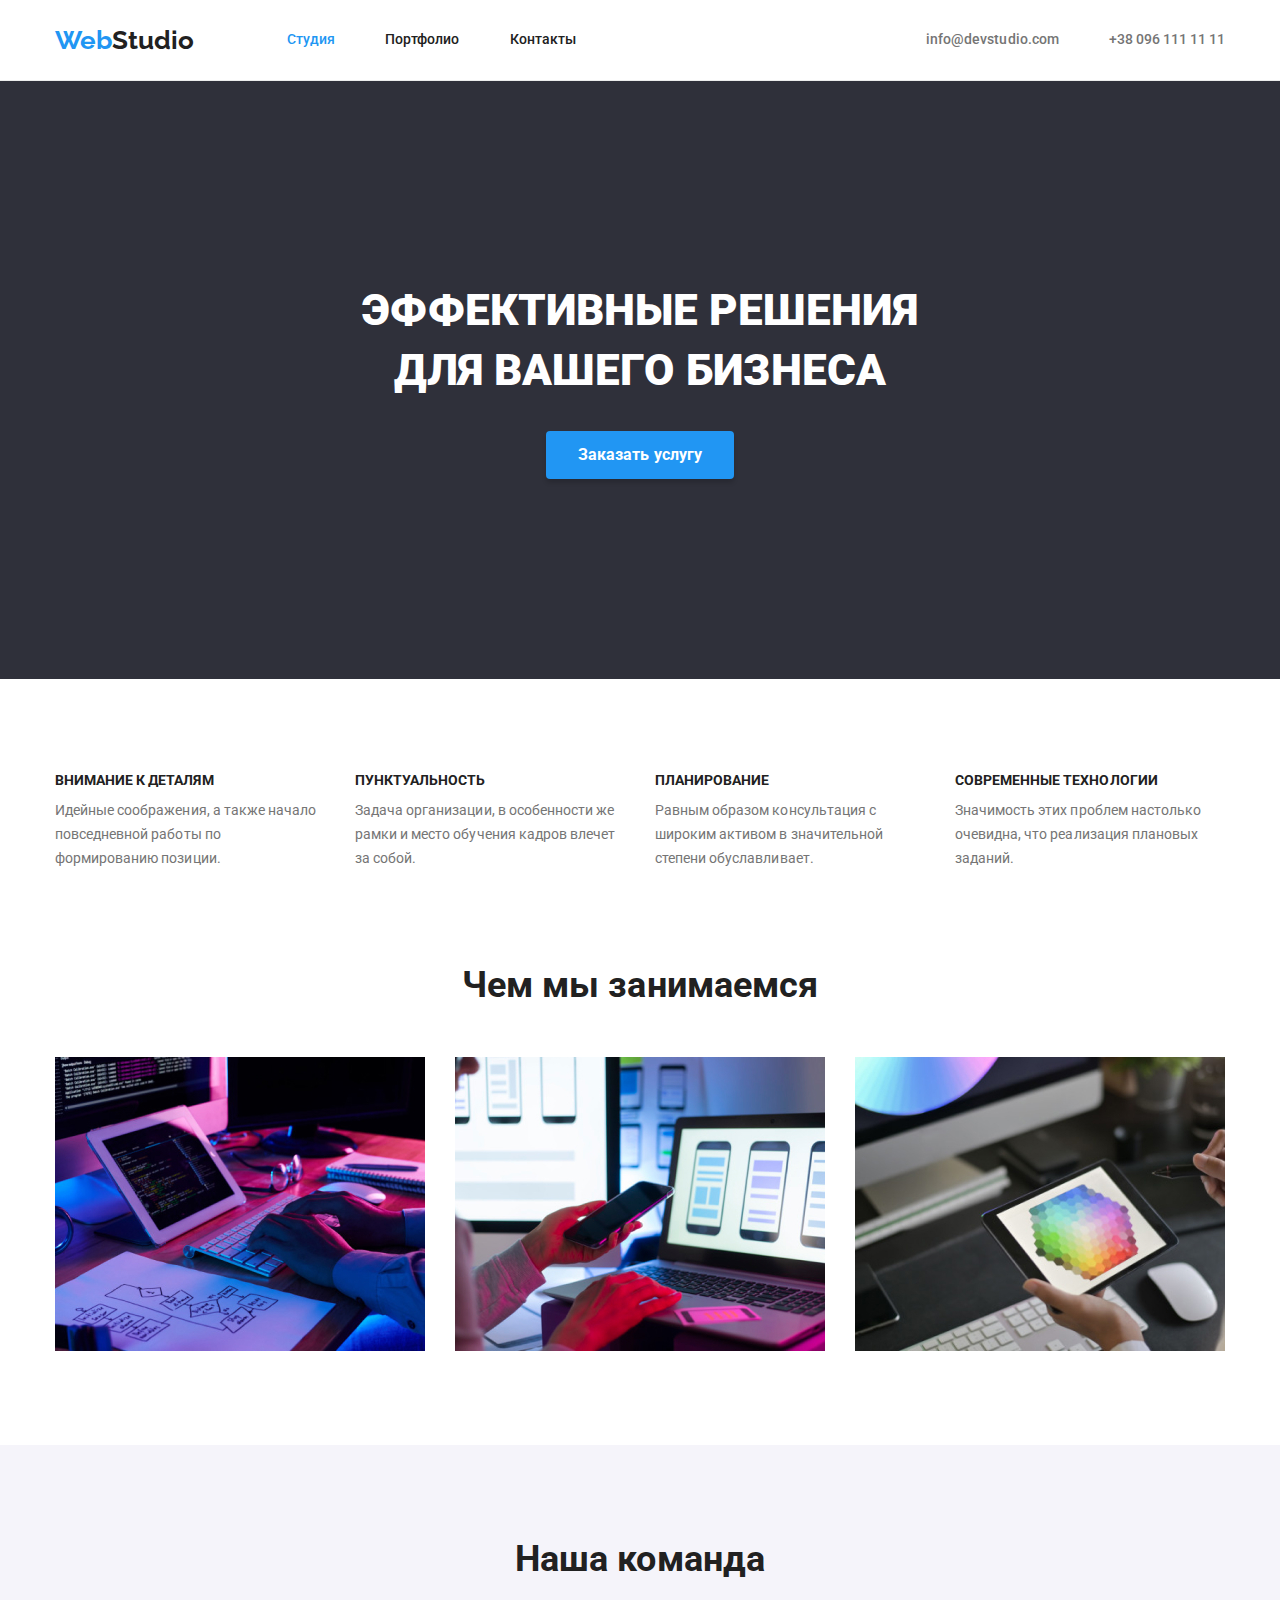
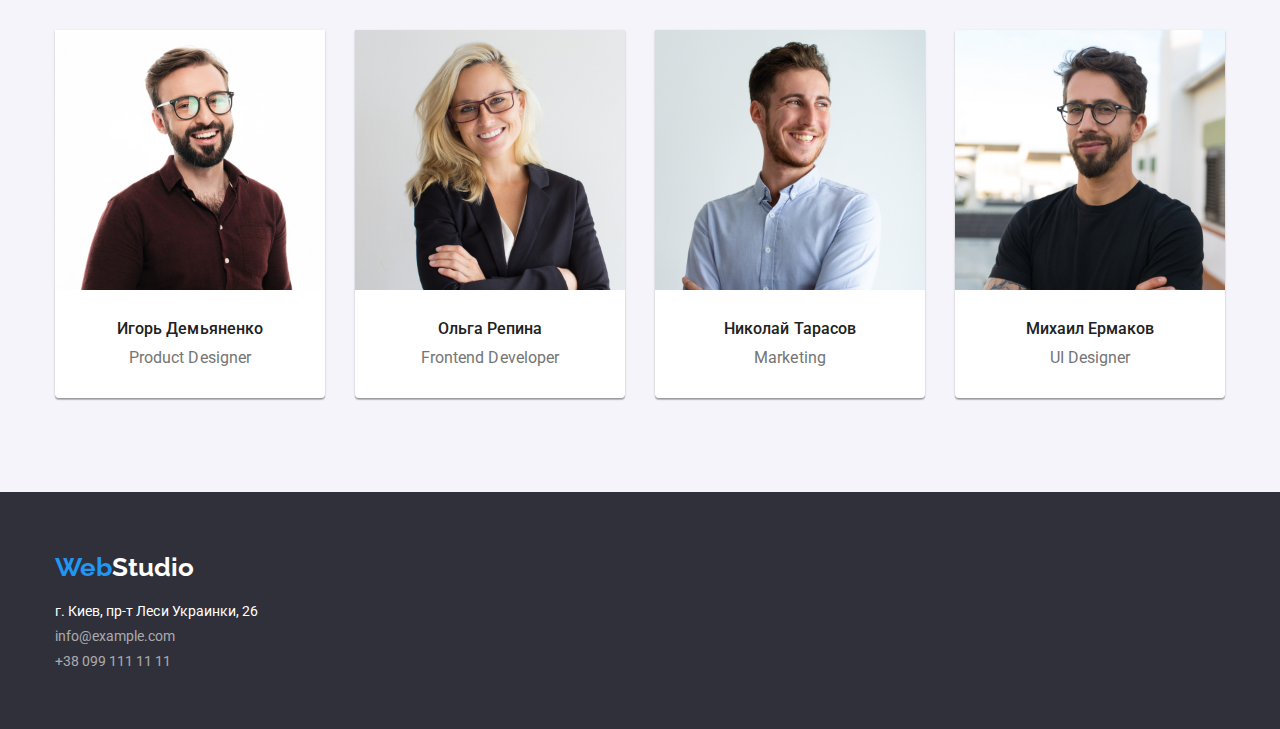
<file: index.html>
<!DOCTYPE html>
<html lang="ru">

<head>
	<meta charset="UTF-8" />
	<meta http-equiv="X-UA-Compatible" content="IE=edge" />
	<meta name="viewport" content="width=device-width, initial-scale=1.0" />
	<title>Студия</title>
	<link rel="preconnect" href="https://fonts.googleapis.com">
	<link rel="preconnect" href="https://fonts.gstatic.com" crossorigin>
	<link href="https://fonts.googleapis.com/css2?family=Raleway:wght@700&family=Roboto:wght@400;500;700;900&display=swap" rel="stylesheet">
	<link rel="stylesheet" href="https://cdnjs.cloudflare.com/ajax/libs/modern-normalize/1.1.0/modern-normalize.min.css">
	<link rel="stylesheet" href="./styles/styles.css" />
</head>

<body>
	<header class="header">
		<div class="conteiner section">
			<nav class="header-nav">
				<a href="./index.html" class="logo link"><span class="logo-web">Web</span>Studio</a>
				<ul class="site-nav list">
					<li class="item"><a href="./index.html" class="link current">Студия</a></li>
					<li class="item"><a href="./portfolio.html" class="link">Портфолио</a></li>
					<li class="item"><a href="#" class="link">Контакты</a></li>
				</ul>
			</nav>

			<ul class="cont-nav list">
				<li class="item"><a href="mailto:info@devstudio.com" class="link">info@devstudio.com</a></li>
				<li class="item"><a href="tel:+380961111111" class="link">+38 096 111 11 11</a></li>
			</ul>
		</div>
	</header>
	<main>
		<!--Hero block-->
		<section class="hero section">
			<div class="conteiner">
				<h1 class="title">Эффективные решения для вашего бизнеса</h1>
				<button type="button" class="button primary">Заказать услугу</button>
			</div>
		</section>

		<!--benefits-->
		<section class="benefits section">
			<div class="conteiner">
				<h2 class="font-zero">Преимущества</h2>
				<ul class="benefits-list list">
					<li class="item">
						<h3 class="title">Внимание к деталям</h3>
						<p class="text">Идейные соображения, а также начало повседневной работы по формированию позиции.</p>
					</li>
					<li class="item">
						<h3 class="title">Пунктуальность</h3>
						<p class="text">Задача организации, в особенности же рамки и место обучения кадров влечет за собой.</p>
					</li>
					<li class="item">
						<h3 class="title">Планирование</h3>
						<p class="text">Равным образом консультация с широким активом в значительной степени обуславливает.</p>
					</li>
					<li class="item">
						<h3 class="title">Современные технологии</h3>
						<p class="text">Значимость этих проблем настолько очевидна, что реализация плановых заданий.</p>
					</li>
				</ul>
			</div>
		</section>

		<!--our work-->
		<section class="work section">
			<div class="conteiner">
				<h2 class="title">Чем мы занимаемся</h2>
				<ul class="work-list list">
					<li class="item">
						<img src="./images/box1.jpg" alt="разработчик печатает на клавиатуре код" width="370" height="300" />
					</li>
					<li class="item"><img src="./images/box2.jpg" alt="адоптация для мобильных устройств" width="370" height="300" /></li>
					<li class="item">
						<img src="./images/box3.jpg" alt="дизайнер рассматривает палитру цветов на планшете" width="370" height="300" />
					</li>
				</ul>
			</div>
		</section>

		<!--Team section-->
		<section class="team section">
			<div class="conteiner">
				<h2 class="title">Наша команда</h2>
				<ul class="team-list list">
					<li class="item">
						<img class="team-photo" src="./images/ihor-photo.jpg" alt="фото игоря демьяненко" width="270" height="260" />
						<h3 class="team-title title">Игорь Демьяненко</h3>
						<p class="text">Product Designer</p>
					</li>
					<li class="item">
						<img class="team-photo" src="./images/olga-photo.jpg" alt="фото иольги репиной" width="270" height="260" />
						<h3 class="team-title title">Ольга Репина</h3>
						<p class="text">Frontend Developer</p>
					</li>
					<li class="item">
						<img class="team-photo" src="./images/nikolay-photo.jpg" alt="фото николая тарасова" width="270" height="260" />
						<h3 class="team-title title">Николай Тарасов</h3>
						<p class="text">Marketing</p>
					</li>
					<li class="item">
						<img class="team-photo" src="./images/mikhail-photo.jpg" alt="фото михаила ермакова" width="270" height="260" />
						<h3 class="team-title title">Михаил Ермаков</h3>
						<p class="text">UI Designer</p>
					</li>
				</ul>
			</div>
		</section>
	</main>
	<footer class="footer section">
		<div class="conteiner">
			<a href="./index.html" class="logo link"><span class="logo-web">Web</span><span class="logo-studio">Studio</span></a>
			<address class="address">
				<ul class="list">
					<li class="address-item"><a href="#" class="address-link">г. Киев, пр-т Леси Украинки, 26</a></li>
					<li class="address-mail"><a href="mailto:info@example.com" class="link">info@example.com</a></li>
					<li><a href="tel:+380991111111" class="link">+38 099 111 11 11</a></li>
				</ul>
			</address>
		</div>
	</footer>
</body>

</html>
</file>
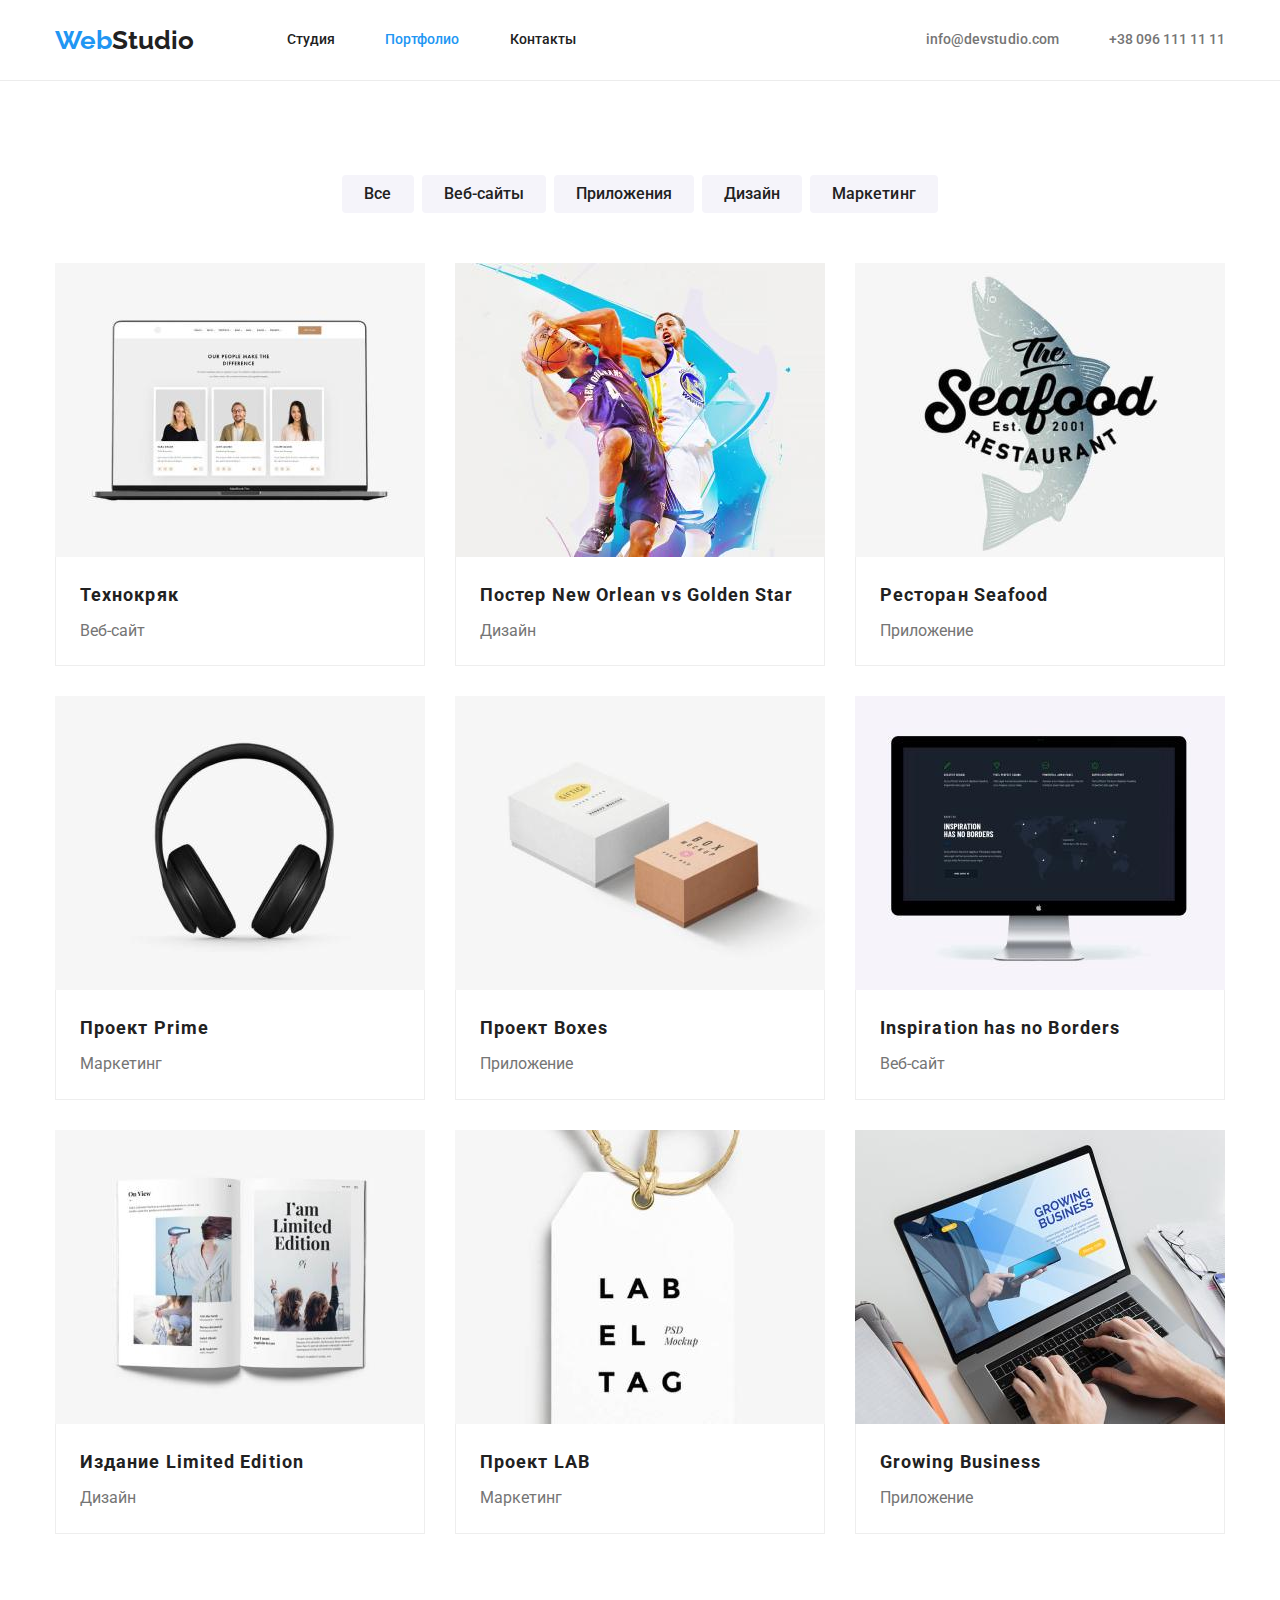
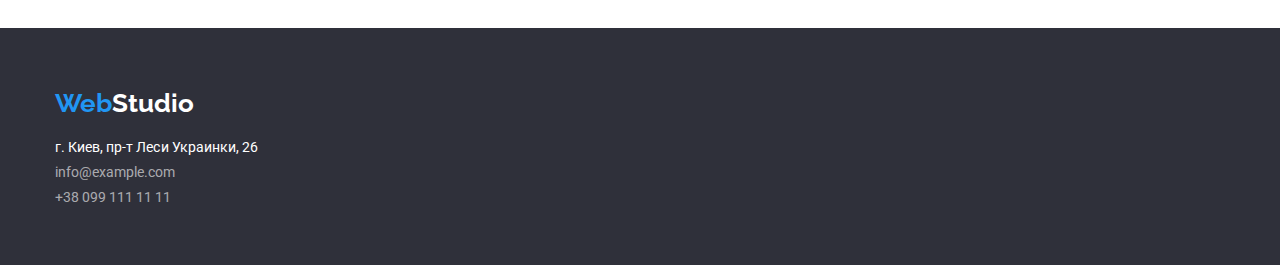
<file: portfolio.html>
<!DOCTYPE html>
<html lang="ru">

<head>
	<meta charset="UTF-8" />
	<meta http-equiv="X-UA-Compatible" content="IE=edge" />
	<meta name="viewport" content="width=device-width, initial-scale=1.0" />
	<title>Портфолио</title>
	<link rel="preconnect" href="https://fonts.googleapis.com">
	<link rel="preconnect" href="https://fonts.gstatic.com" crossorigin>
	<link href="https://fonts.googleapis.com/css2?family=Raleway:wght@700&family=Roboto:wght@400;500;700;900&display=swap" rel="stylesheet">
	<link rel="stylesheet" href="https://cdnjs.cloudflare.com/ajax/libs/modern-normalize/1.1.0/modern-normalize.min.css">
	<link rel="stylesheet" href="./styles/styles.css" />
</head>

<body>
	<header class="header">
		<div class="conteiner section">
			<nav class="header-nav">
				<a href="./index.html" class="logo link"><span class="logo-web">Web</span>Studio</a>
				<ul class="site-nav list">
					<li class="item"><a href="./index.html" class="link">Студия</a></li>
					<li class="item"><a href="./portfolio.html" class="link current">Портфолио</a></li>
					<li class="item"><a href="#" class="link">Контакты</a></li>
				</ul>
			</nav>

			<ul class="cont-nav list">
				<li class="item"><a href="mailto:info@devstudio.com" class="link">info@devstudio.com</a></li>
				<li class="item"><a href="tel:+380961111111" class="link">+38 096 111 11 11</a></li>
			</ul>
		</div>
	</header>
	<main>
		<section class="exempl section">
			<div class="conteiner">
				<h1 class="font-zero">Примеры работ</h1>
				<ul class="filtr-list list">
					<li class="item"><button type="button" class="button">Все</button></li>
					<li class="item"><button type="button" class="button">Веб-сайты</button></li>
					<li class="item"><button type="button" class="button">Приложения</button></li>
					<li class="item"><button type="button" class="button">Дизайн</button></li>
					<li class="item"><button type="button" class="button">Маркетинг</button></li>
				</ul>

				<ul class="project-list list">
					<li class="item">
						<img src="./images/technocryak.jpg" alt="пример проекта технокряк" width="370" />
						<div class="card-info">
							<h2 class="title">Технокряк</h2>
							<p class="text">Веб-сайт</p>
						</div>
					</li>
					<li class="item">
						<img src="./images/new-orlean.jpg" alt="дизайн постера нью орлеан против голден стар" width="370" />
						<div class="card-info">
							<h2 class="title">Постер New Orlean vs Golden Star</h2>
							<p class="text">Дизайн</p>
						</div>
					</li>
					<li class="item">
						<img src="./images/seafood.jpg" alt="пример дизайна приложения для ресторана си фуд" width="370" />
						<div class="card-info">
							<h2 class="title">Ресторан Seafood</h2>
							<p class="text">Приложение</p>
						</div>
					</li>
					<li class="item">
						<img src="./images/prime.jpg" alt="пример проекта по маркетингу прайм" width="370" />
						<div class="card-info">
							<h2 class="title">Проект Prime</h2>
							<p class="text">Маркетинг</p>
						</div>
					</li>
					<li class="item">
						<img src="./images/boxes.jpg" alt="пример дизайна приложения боксэс" width="370" />
						<div class="card-info">
							<h2 class="title">Проект Boxes</h2>
							<p class="text">Приложение</p>
						</div>
					</li>
					<li class="item">
						<img src="./images/borders.jpg" alt="пример дизайна веб сайта инспарейшен но хэс бордер" width="370" />
						<div class="card-info">
							<h2 class="title">Inspiration has no Borders</h2>
							<p class="text">Веб-сайт</p>
						</div>
					</li>
					<li class="item">
						<img src="./images/limited-edition.jpg" alt="пример дизайна издания лимитед эдишн" width="370" />
						<div class="card-info">
							<h2 class="title">Издание Limited Edition</h2>
							<p class="text">Дизайн</p>
						</div>
					</li>
					<li class="item">
						<img src="./images/lab.jpg" alt="пример проекта по маркетингу лаб" width="370" />
						<div class="card-info">
							<h2 class="title">Проект LAB</h2>
							<p class="text">Маркетинг</p>
						</div>
					</li>
					<li class="item">
						<img src="./images/growing-business.jpg" alt="пример дизайна приложения гроуинг бизнес" width="370" />
						<div class="card-info">
							<h2 class="title">Growing Business</h2>
							<p class="text">Приложение</p>
						</div>
					</li>
				</ul>
			</div>
		</section>
	</main>
	<footer class="footer section">
		<div class="conteiner">
			<a href="./index.html" class="logo link"><span class="logo-web">Web</span><span class="logo-studio">Studio</span></a>
			<address class="address">
				<ul class="list">
					<li class="address-item"><a href="#" class="address-link">г. Киев, пр-т Леси Украинки, 26</a></li>
					<li class="address-mail"><a href="mailto:info@example.com" class="link">info@example.com</a></li>
					<li><a href="tel:+380991111111" class="link">+38 099 111 11 11</a></li>
				</ul>
			</address>
		</div>
	</footer>
</body>

</html>
</file>
<file: styles/styles.css>
:root {
	--accent-color: #2196f3;
	--primary-text-color: #212121;
	--secondary-text-color: #757575;
	--secondary-text-white: #ffffff;
	--primary-bg-white: #ffffff;
	--secondary-bg-grey: #f5f4fa;
	--secondary-bg-black: #2f303a;
	--border-card-colour: #eeeeee;
	--border-header-colour: #ececec;
}
html {
	box-sizing: border-box;
}
*,
*::after,
*::before {
	box-sizing: inherit;
}
h1,
h2,
h3,
h4,
h5,
h6,
p {
	margin: 0;
}

body {
	font-family: Roboto, sans-serif;
	font-size: 14px;
	background-color: var(--primary-bg-white);
	color: var(--primary-text-color);
	letter-spacing: 0.03px;
}

img {
	display: block;
	max-width: 100%;
	height: auto;
}
/* УТИЛИТЫ */

.section {
	padding-top: 94px;
	padding-bottom: 94px;
}

.conteiner {
	width: 1200px;
	margin: 0 auto;
	padding: 0px 15px;
}

.list {
	list-style: none;
	font-style: normal;
	padding-left: 0;
	margin: 0;
}

.link {
	text-decoration: none;
	color: inherit;
	outline: none;
}
.current {
	color: var(--accent-color);
}

.title {
	color: var(--primary-text-color);
	font-weight: 700;
	line-height: 1.16;
}

.button {
	font-family: Roboto, sans-serif;
	color: var(--primary-text-color);
	background-color: var(--secondary-bg-grey);
	cursor: pointer;
	border: none;
	text-align: center;
	outline: none;
}
.font-zero {
	position: absolute;
	width: 1px;
	height: 1px;
	overflow: hidden;
	opacity: 0;
	margin-top: -1px;
}

.text {
	color: var(--secondary-text-color);
}
/* HEADER */

.header {
	border-bottom: 1px solid var(--border-header-colour);
}
.header .conteiner {
	display: flex;
}
.logo {
	font-family: Raleway, sans-serif;
	font-weight: 700;
	font-size: 26px;
	line-height: 1.19;
}

.logo-web {
	color: var(--accent-color);
}

.site-nav,
.cont-nav,
.header-nav {
	letter-spacing: 0.02px;
	display: flex;
	align-items: center;
}

.site-nav {
	font-weight: 500;
	line-height: 1.14;
	margin-left: 93px;
}

.site-nav .link:hover,
.site-nav .link:focus {
	color: var(--accent-color);
}

.site-nav .link,
.cont-nav .link {
	display: block;
	padding: 32px 0;
	align-items: center;
}

.site-nav .item:not(:last-child),
.cont-nav .item:not(:last-child) {
	margin-right: 50px;
}
.cont-nav {
	color: var(--secondary-text-color);
	font-weight: 500;
	line-height: 1.14;
	margin-left: auto;
}

.cont-nav .link:hover,
.cont-nav .link:focus {
	color: var(--accent-color);
}

/* MAIN */

/* HERO */
.hero {
	background-color: var(--secondary-bg-black);
	padding: 200px 0;
}

.hero .conteiner {
	width: 650px;
	text-align: center;
	padding: 0;
}

.hero .title {
	color: var(--secondary-text-white);
	font-weight: 900;
	font-size: 44px;
	line-height: 1.36;
	letter-spacing: 0.06px;
	text-align: center;
	text-transform: uppercase;
	margin-bottom: 30px;
}

.hero .button {
	font-weight: 700;
	font-size: 16px;
	line-height: 1.8;
	letter-spacing: 0.06px;
}

.button.primary {
	color: var(--secondary-text-white);
	background-color: var(--accent-color);
	padding: 10px 32px;
	border-radius: 4px;
	text-align: center;
	box-shadow: 0px 4px 4px rgba(0, 0, 0, 0.15);
}

/* BENEFITS */
.benefits .section {
	padding: 0;
}
.benefits .title {
	font-weight: 700;
	line-height: 1.14;
	text-transform: uppercase;
	margin-bottom: 10px;
	font-size: 14px;
}

.benefits-list {
	display: flex;
}
.benefits-list .item:not(:last-child) {
	margin-right: 30px;
}
.benefits-list .item {
	width: 270px;
}

.benefits .text {
	line-height: 1.7;
	margin: 0;
}

/* WHAT WE DO */
.work {
	padding-top: 0;
}

.work .title {
	text-align: center;
	font-size: 36px;
	margin-bottom: 50px;
}

.work-list {
	display: flex;
	justify-content: center;
}

.work-list .item:not(:last-child) {
	margin-right: 30px;
}

/* OUR TEAM */
.team {
	background-color: var(--secondary-bg-grey);

	text-align: center;
}

.team .title {
	margin-bottom: 50px;
	font-size: 36px;
}

.team-list {
	display: flex;
}

.team-list .item {
	background-color: var(--primary-bg-white);
	box-shadow: 0px 1px 3px rgba(0, 0, 0, 0.12), 0px 1px 1px rgba(0, 0, 0, 0.14), 0px 2px 1px rgba(0, 0, 0, 0.2);
	border-radius: 0px 0px 4px 4px;
}

.team-list .item:not(:last-child) {
	margin-right: 30px;
	width: 270px;
}

.team-photo {
	margin-bottom: 30px;
}

.team-list .title {
	font-weight: 500;
	font-size: 16px;
	line-height: 1.18;
	margin-bottom: 10px;
}
.team-list .text {
	font-size: 16px;
	line-height: 1.18;
	margin: 0;
	margin-bottom: 30px;
}

/* FOOTER */
.footer {
	background-color: var(--secondary-bg-black);
	padding: 60px 0;
}

.logo-studio {
	color: var(--secondary-text-white);
}

.address-link {
	text-decoration: none;
	color: var(--secondary-text-white);
}
.address {
	margin-top: 20px;
}

.address-item {
	margin-bottom: 9px;
}
.address-mail {
	margin-bottom: 9px;
}

.footer .link {
	color: rgba(255, 255, 255, 0.6);
}

.address .link:hover {
	color: var(--accent-color);
}
.address .link:focus {
	color: var(--accent-color);
}
/* PORTFOLIO STYLES */
.exempl .button {
	font-weight: 500;
	font-size: 16px;
	line-height: 1.6;
	letter-spacing: 0.03px;
	border-radius: 4px;
	padding: 6px 22px;
}

.exempl .button:hover {
	color: var(--secondary-text-white);
	background-color: var(--accent-color);
}
.exempl .button:focus {
	color: var(--secondary-text-white);
	background-color: var(--accent-color);
}

.filtr-list {
	margin-bottom: 50px;
	display: flex;
	justify-content: center;
}
.filtr-list .item:not(:last-child) {
	margin-right: 8px;
}
.exempl .title {
	font-weight: 700;
	font-size: 18px;
	line-height: 2;
	letter-spacing: 0.06em;
}
.exempl .text {
	font-size: 16px;
	line-height: 1.8;
}

.project-list {
	display: flex;
	flex-wrap: wrap;

	margin-bottom: -30px;
	margin-left: -30px;
}

.project-list .item {
	flex-basis: calc(100% / 3 - 30px);
	margin-left: 30px;
	margin-bottom: 30px;
}

.card-info {
	padding: 20px 24px;
	border-left: 1px solid var(--border-card-colour);
	border-right: 1px solid var(--border-card-colour);
	border-bottom: 1px solid var(--border-card-colour);
}

.card-info .title {
	margin-bottom: 4px;
}
</file>
